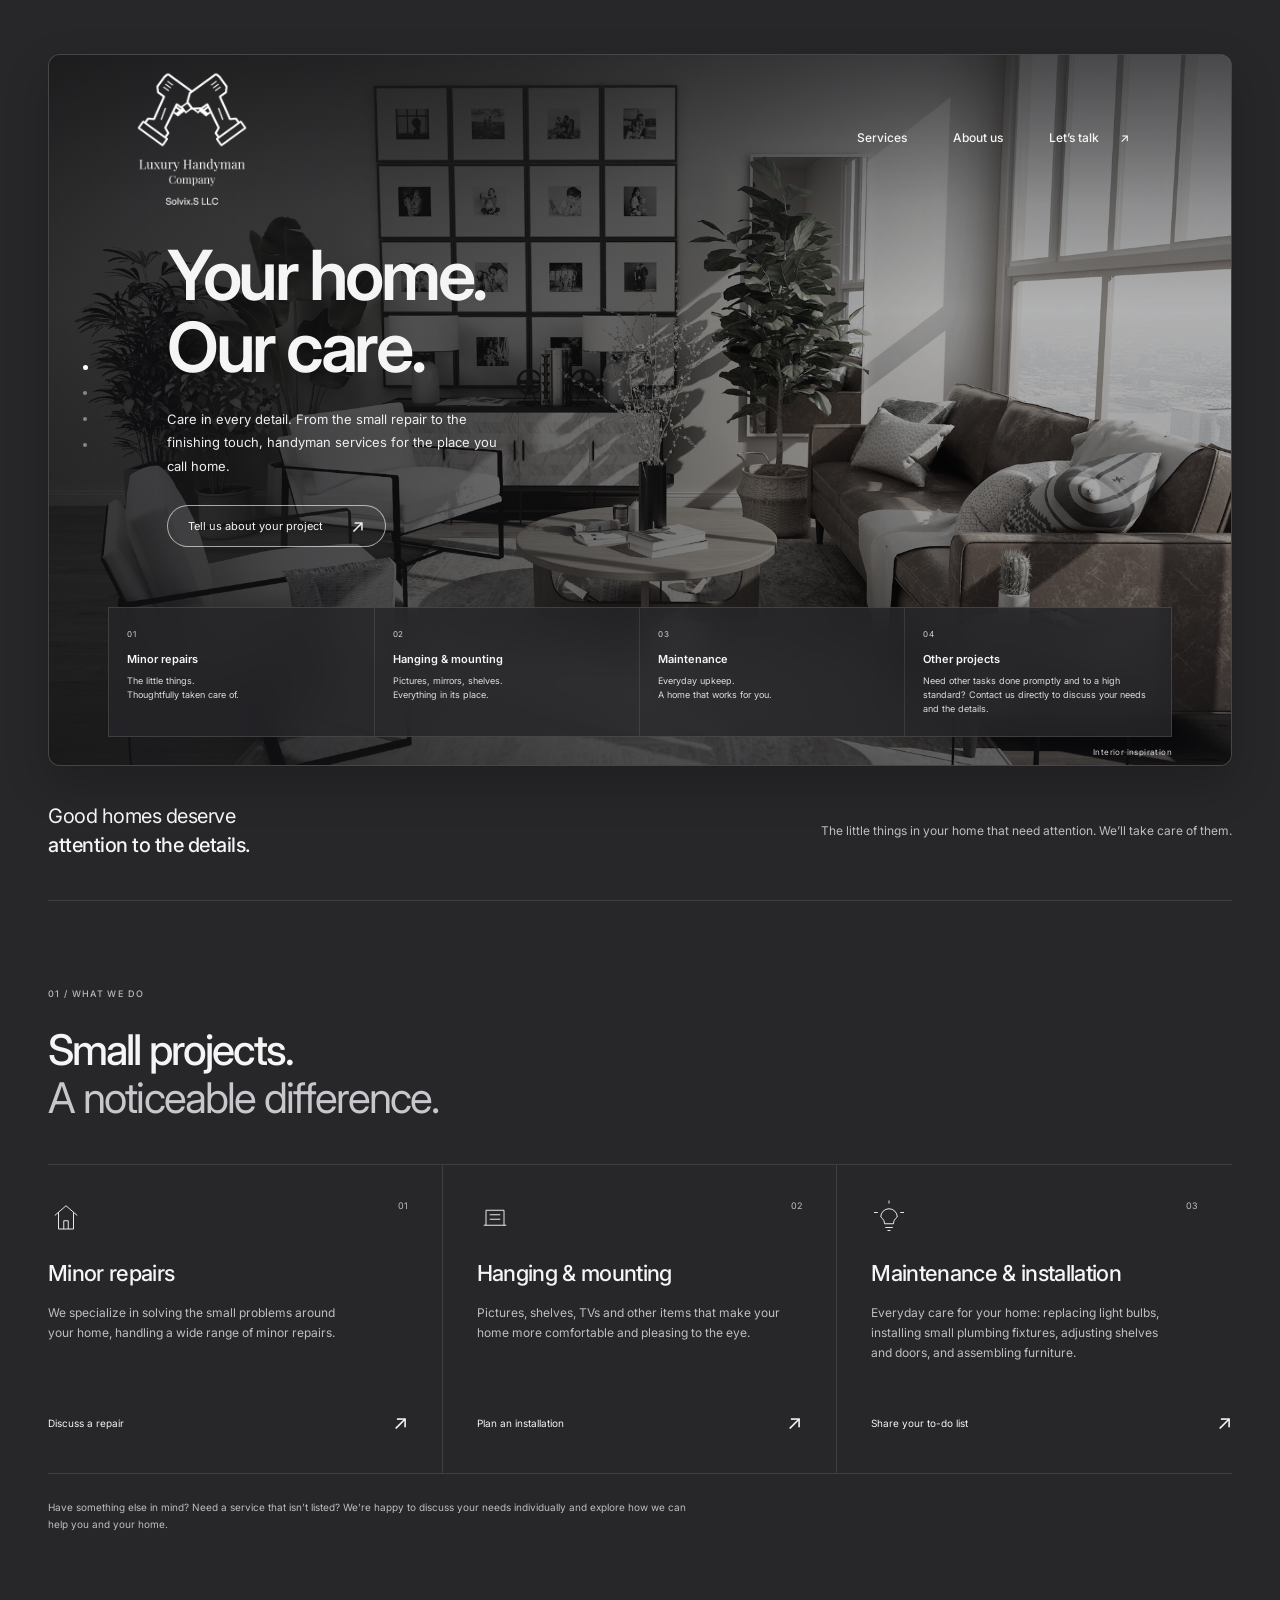
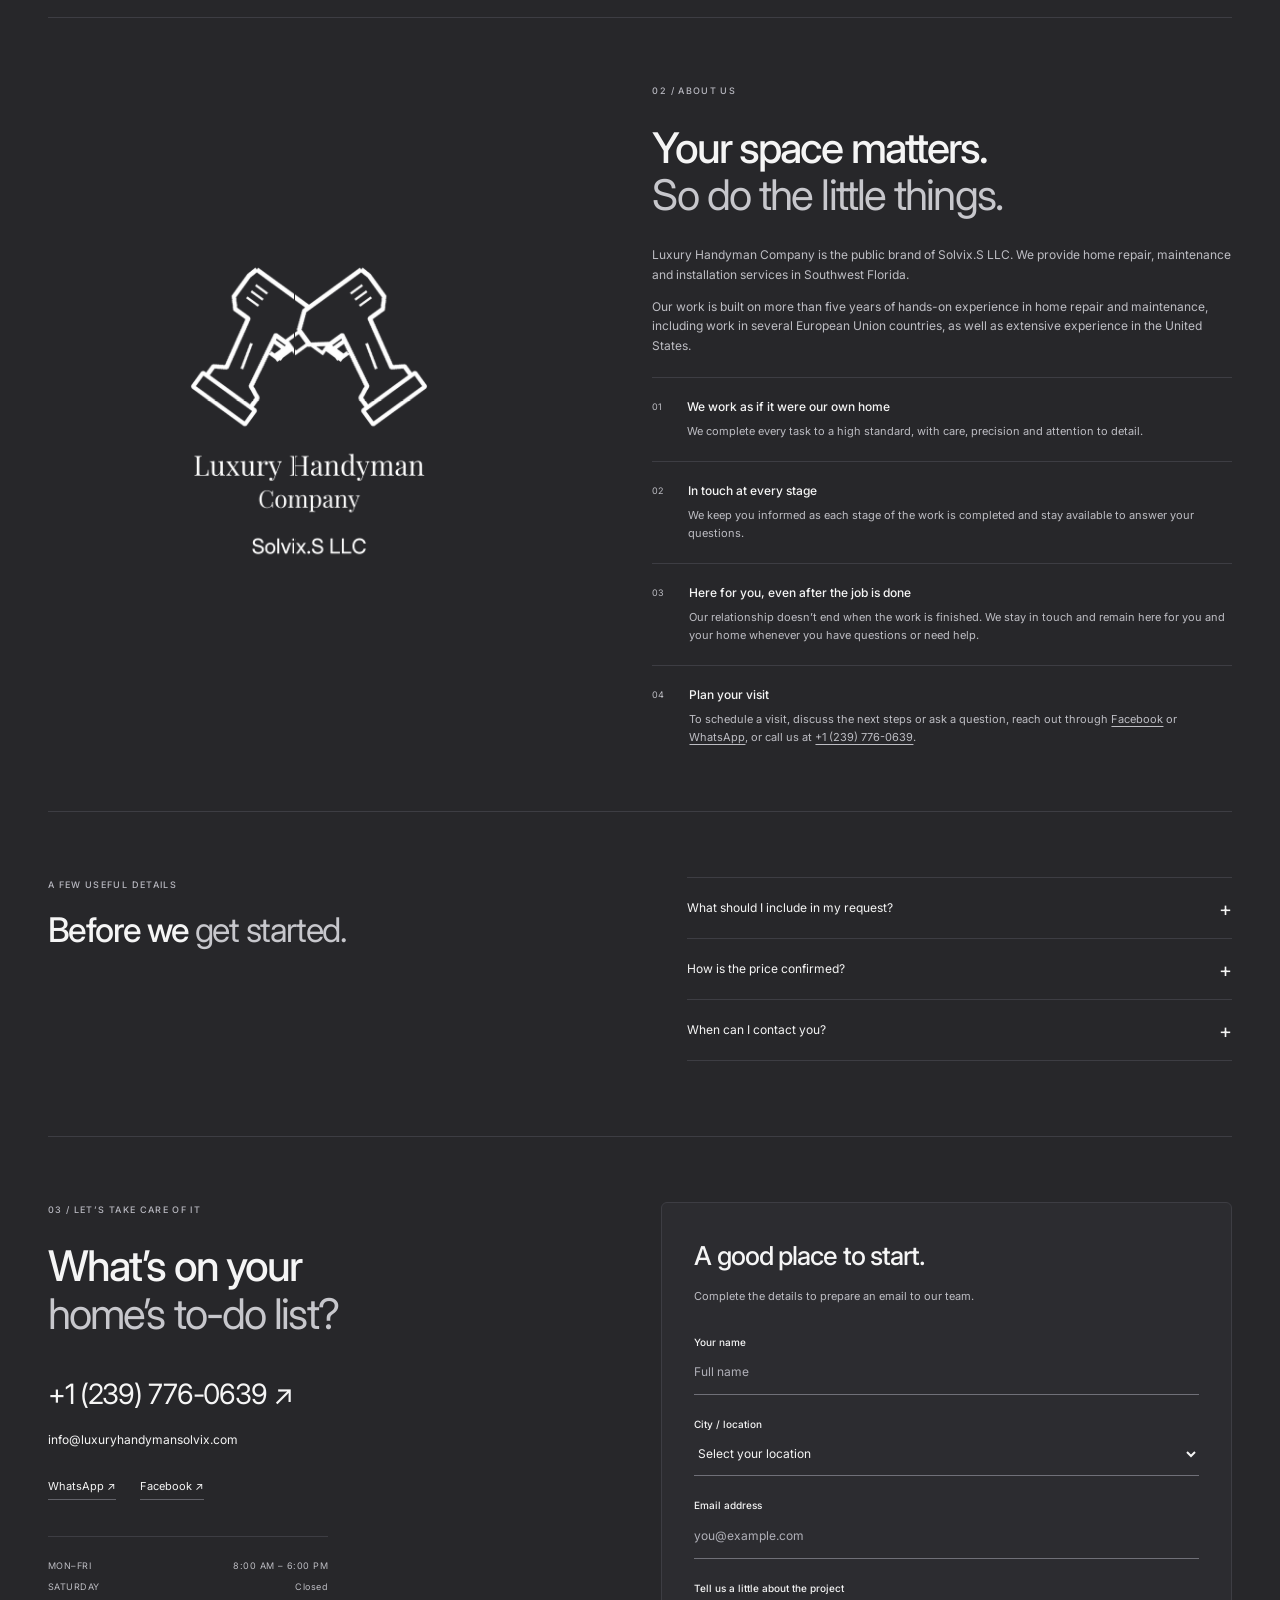
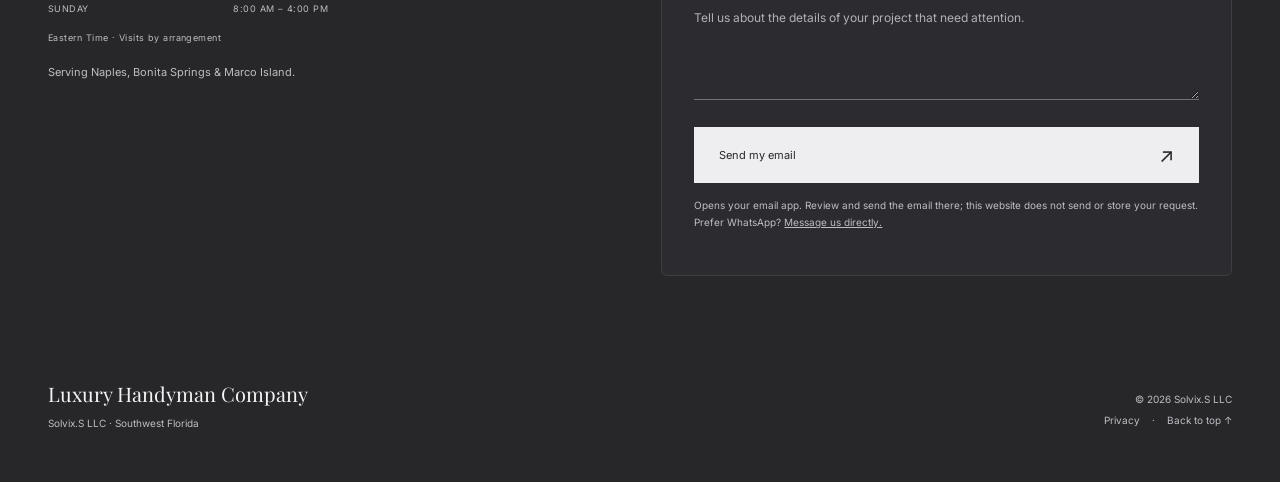
<file: index.html>
<!doctype html>
<html lang="en">
<head>
<meta charset="utf-8"><meta name="viewport" content="width=device-width,initial-scale=1">
<title>Luxury Handyman Company | Naples, Bonita Springs & Marco Island</title>
<meta name="description" content="Home repairs, maintenance, mounting and installation in Naples, Bonita Springs and Marco Island, Florida. Contact Luxury Handyman Company — Solvix.S LLC.">
<meta name="theme-color" content="#27272a"><link rel="icon" href="assets/logo-black.png">
<link rel="canonical" href="https://adshnii.github.io/Web-Luxury-Handyman-Company/">
<meta property="og:type" content="website"><meta property="og:title" content="Luxury Handyman Company — Care in every detail."><meta property="og:description" content="Home repairs, maintenance and installation in Naples, Bonita Springs and Marco Island, Florida."><meta property="og:url" content="https://adshnii.github.io/Web-Luxury-Handyman-Company/"><meta property="og:image" content="https://adshnii.github.io/Web-Luxury-Handyman-Company/assets/logo-black.png">
<link rel="preconnect" href="https://fonts.googleapis.com"><link rel="preconnect" href="https://fonts.gstatic.com" crossorigin>
<link href="https://fonts.googleapis.com/css2?family=Inter:wght@400;500;600;700&family=Playfair+Display:wght@400;500&display=swap" rel="stylesheet">
<link rel="stylesheet" href="styles.css?v=20261023-contact-areas"><script src="script.js?v=20261023-location-picker" defer></script>
<script type="application/ld+json">{"@context":"https://schema.org","@type":"HomeAndConstructionBusiness","name":"Luxury Handyman Company","legalName":"Solvix.S LLC","url":"https://adshnii.github.io/Web-Luxury-Handyman-Company/","image":"https://adshnii.github.io/Web-Luxury-Handyman-Company/assets/logo-black.png","telephone":"+12397760639","email":"info@luxuryhandymansolvix.com","areaServed":[{"@type":"City","name":"Naples, Florida"},{"@type":"City","name":"Bonita Springs, Florida"},{"@type":"City","name":"Marco Island, Florida"}],"sameAs":["https://www.facebook.com/profile.php?id=61591907013713"],"openingHoursSpecification":[{"@type":"OpeningHoursSpecification","dayOfWeek":["Monday","Tuesday","Wednesday","Thursday","Friday"],"opens":"08:00","closes":"18:00"},{"@type":"OpeningHoursSpecification","dayOfWeek":"Sunday","opens":"08:00","closes":"16:00"}]}</script>
</head>
<body class="site-home">
<a class="skip" href="#main">Skip to content</a>
<main id="main">
<section class="hero-stage" id="home" aria-labelledby="hero-title">
  <img class="stage-photo" src="assets/interior.jpg" alt="Sunlit contemporary living room with natural wood furniture — interior inspiration" fetchpriority="high">
  <div class="stage-shade" aria-hidden="true"></div>
  <header class="header hero-header">
    <a href="#home" class="brand" aria-label="Luxury Handyman Company home"><img class="header-logo" src="assets/logo-black.png" alt="Luxury Handyman Company — Solvix.S LLC" width="1080" height="1080"></a>
    <button class="menu-button" aria-expanded="false" aria-controls="navigation">Menu <span aria-hidden="true">☰</span></button>
    <nav id="navigation" aria-label="Main navigation"><a href="#services">Services</a><a href="#about">About us</a><a href="#contact">Let’s talk <span aria-hidden="true">↗</span></a></nav>
  </header>
  <div class="hero-body">
    <nav class="section-markers" aria-label="Explore the page"><a href="#home" aria-label="Home" title="Home"></a><a href="#services" aria-label="Services" title="Services"></a><a href="#about" aria-label="About us" title="About us"></a><a href="#contact" aria-label="Let’s talk" title="Let’s talk"></a></nav>
    <div class="hero-copy"><h1 id="hero-title">Your home.<br>Our care.</h1><p class="hero-description">Care in every detail. From the small repair to the finishing touch, handyman services for the place you call home.</p><a class="hero-outline" href="#contact">Tell us about your project <span aria-hidden="true">↗</span></a></div>
  </div>
  <div class="hero-bottom">
    <a class="hero-tile" href="#contact"><span class="tile-number">01</span><strong>Minor repairs</strong><span>The little things.<br>Thoughtfully taken care of.</span></a>
    <a class="hero-tile" href="#contact"><span class="tile-number">02</span><strong>Hanging & mounting</strong><span>Pictures, mirrors, shelves.<br>Everything in its place.</span></a>
    <a class="hero-tile" href="#contact"><span class="tile-number">03</span><strong>Maintenance</strong><span>Everyday upkeep.<br>A home that works for you.</span></a>
    <a class="hero-tile" href="#contact"><span class="tile-number">04</span><strong>Other projects</strong><span>Need other tasks done promptly and to a high standard? Contact us directly to discuss your needs and the details.</span></a>
  </div>
  <small class="photo-note">Interior inspiration</small>
</section>
<div class="intro-strip"><p>Good homes deserve<br><strong>attention to the details.</strong></p><p class="intro-message">The little things in your home that need attention. We’ll take care of them.</p></div>
<section class="section services" id="services"><div class="section-heading"><div><p class="eyebrow">01 / WHAT WE DO</p><h2>Small projects.<br><em>A noticeable difference.</em></h2></div></div><div class="service-grid">
<article><span class="service-number">01</span><svg viewBox="0 0 48 48" aria-hidden="true"><path d="m9 22 15-13 15 13M14 18v22h20V18M21 40V29h6v11"/></svg><h3>Minor repairs</h3><p>We specialize in solving the small problems around your home, handling a wide range of minor repairs.</p><a href="#contact">Discuss a repair <span aria-hidden="true">↗</span></a></article>
<article><span class="service-number">02</span><svg viewBox="0 0 48 48" aria-hidden="true"><path d="M9 35h30M12 35V15h24v20M17 21h14M17 27h14"/></svg><h3>Hanging & mounting</h3><p>Pictures, shelves, TVs and other items that make your home more comfortable and pleasing to the eye.</p><a href="#contact">Plan an installation <span aria-hidden="true">↗</span></a></article>
<article><span class="service-number">03</span><svg viewBox="0 0 48 48" aria-hidden="true"><path d="M13 24a11 11 0 1 1 22 0c-4 3-5 6-5 9H18c0-3-1-6-5-9ZM19 38h10M22 42h4M24 2v4M4 18h5M39 18h5"/></svg><h3>Maintenance & installation</h3><p>Everyday care for your home: replacing light bulbs, installing small plumbing fixtures, adjusting shelves and doors, and assembling furniture.</p><a href="#contact">Share your to-do list <span aria-hidden="true">↗</span></a></article>
</div><div class="service-note"><p>Have something else in mind? Need a service that isn’t listed? We’re happy to discuss your needs individually and explore how we can help you and your home.</p></div></section>
<section class="about section" id="about"><div class="brand-panel"><img src="assets/logo-black.png" alt="Luxury Handyman Company — Solvix.S LLC, crossed impact drivers logo" width="1080" height="1080" loading="lazy"></div><div class="about-copy"><p class="eyebrow">02 / ABOUT US</p><h2>Your space matters.<br><em>So do the little things.</em></h2><p>Luxury Handyman Company is the public brand of Solvix.S LLC. We provide home repair, maintenance and installation services in Southwest Florida.</p><p>Our work is built on more than five years of hands-on experience in home repair and maintenance, including work in several European Union countries, as well as extensive experience in the United States.</p><div class="approach-row"><span>01</span><div><h3>We work as if it were our own home</h3><p>We complete every task to a high standard, with care, precision and attention to detail.</p></div></div><div class="approach-row"><span>02</span><div><h3>In touch at every stage</h3><p>We keep you informed as each stage of the work is completed and stay available to answer your questions.</p></div></div><div class="approach-row"><span>03</span><div><h3>Here for you, even after the job is done</h3><p>Our relationship doesn’t end when the work is finished. We stay in touch and remain here for you and your home whenever you have questions or need help.</p></div></div><div class="approach-row"><span>04</span><div><h3>Plan your visit</h3><p>To schedule a visit, discuss the next steps or ask a question, reach out through <a href="https://www.facebook.com/profile.php?id=61591907013713">Facebook</a> or <a href="https://wa.me/12397760639">WhatsApp</a>, or call us at <a href="tel:+12397760639">+1 (239) 776-0639</a>.</p></div></div></div></section>
<section class="faq section"><div><p class="eyebrow">A FEW USEFUL DETAILS</p><h2>Before we <em>get started.</em></h2></div><div><details><summary>What should I include in my request?</summary><p>Please include your location, the type and scope of work you need, and your preferred start date and time. Let us know the address where the work will take place.</p></details><details><summary>How is the price confirmed?</summary><p>The price depends on the scope of work and the estimated time needed to complete it. Our prices are fair and affordable. The client covers the cost of all materials used for the job. You don’t need to buy them yourself—we take care of purchasing them. When the work is complete, you receive an invoice showing the charges for labor and materials.</p></details><details><summary>When can I contact you?</summary><p>Contact us whenever it’s convenient for you—we’re available to our clients 24/7. Our working hours are Monday–Friday, 8:00 AM–6:00 PM, and Sunday, 8:00 AM–4:00 PM, Eastern Time. Saturday is our day off. Visits are arranged individually.</p></details></div></section>
<section class="contact section" id="contact"><div class="contact-copy"><p class="eyebrow">03 / LET’S TAKE CARE OF IT</p><h2>What’s on your<br><em>home’s to-do list?</em></h2><a class="contact-phone" href="tel:+12397760639">+1 (239) 776-0639 ↗</a><a class="contact-email" href="mailto:info@luxuryhandymansolvix.com">info@luxuryhandymansolvix.com</a><div class="contact-links"><a href="https://wa.me/12397760639">WhatsApp ↗</a><a href="https://www.facebook.com/profile.php?id=61591907013713">Facebook ↗</a></div><div class="hours"><p>MON–FRI <span>8:00 AM – 6:00 PM</span></p><p>SATURDAY <span>Closed</span></p><p>SUNDAY <span>8:00 AM – 4:00 PM</span></p><small>Eastern Time · Visits by arrangement</small></div><p class="contact-areas">Serving Naples, Bonita Springs &amp; Marco Island.</p></div><form id="project-form"><h3>A good place to start.</h3><p class="form-intro">Complete the details to prepare an email to our team.</p><label>Your name<input name="name" autocomplete="name" maxlength="100" placeholder="Full name" required></label><label>City / location<select name="location" id="location" required><option value="" disabled selected>Select your location</option><option value="Naples">Naples</option><option value="Bonita Springs">Bonita Springs</option><option value="Marco Island">Marco Island</option><option value="other">Other location</option></select></label><div id="other-location-field" hidden><label>Your location<input name="other_location" id="other-location" autocomplete="address-level2" maxlength="150" placeholder="Enter your city, area or ZIP code" pattern=".*\S.*" disabled></label></div><label>Email address<input name="email" type="email" autocomplete="email" maxlength="150" placeholder="you@example.com" required></label><label>Tell us a little about the project<textarea name="message" rows="4" maxlength="1500" placeholder="Tell us about the details of your project that need attention." required></textarea></label><button class="button" type="submit">Send my email <span aria-hidden="true">↗</span></button><p class="form-note">Opens your email app. Review and send the email there; this website does not send or store your request. Prefer WhatsApp? <a href="https://wa.me/12397760639">Message us directly.</a></p><p id="form-status" role="status" aria-live="polite"></p><div id="email-fallback" hidden><label>Your prepared request<textarea id="prepared-request" rows="6" readonly></textarea></label><button class="copy-button" type="button" id="copy-request">Copy request</button><p class="form-note">If your email app did not open, copy this request and email it to info@luxuryhandymansolvix.com.</p></div></form></section>
</main><footer><div><a class="footer-brand" href="#">Luxury Handyman Company</a><p>Solvix.S LLC · Southwest Florida</p></div><div><p>© <span id="year">2026</span> Solvix.S LLC</p><a href="privacy.html">Privacy</a><span class="footer-dot">·</span><a href="#main">Back to top ↑</a></div></footer>
</body></html>
</file>
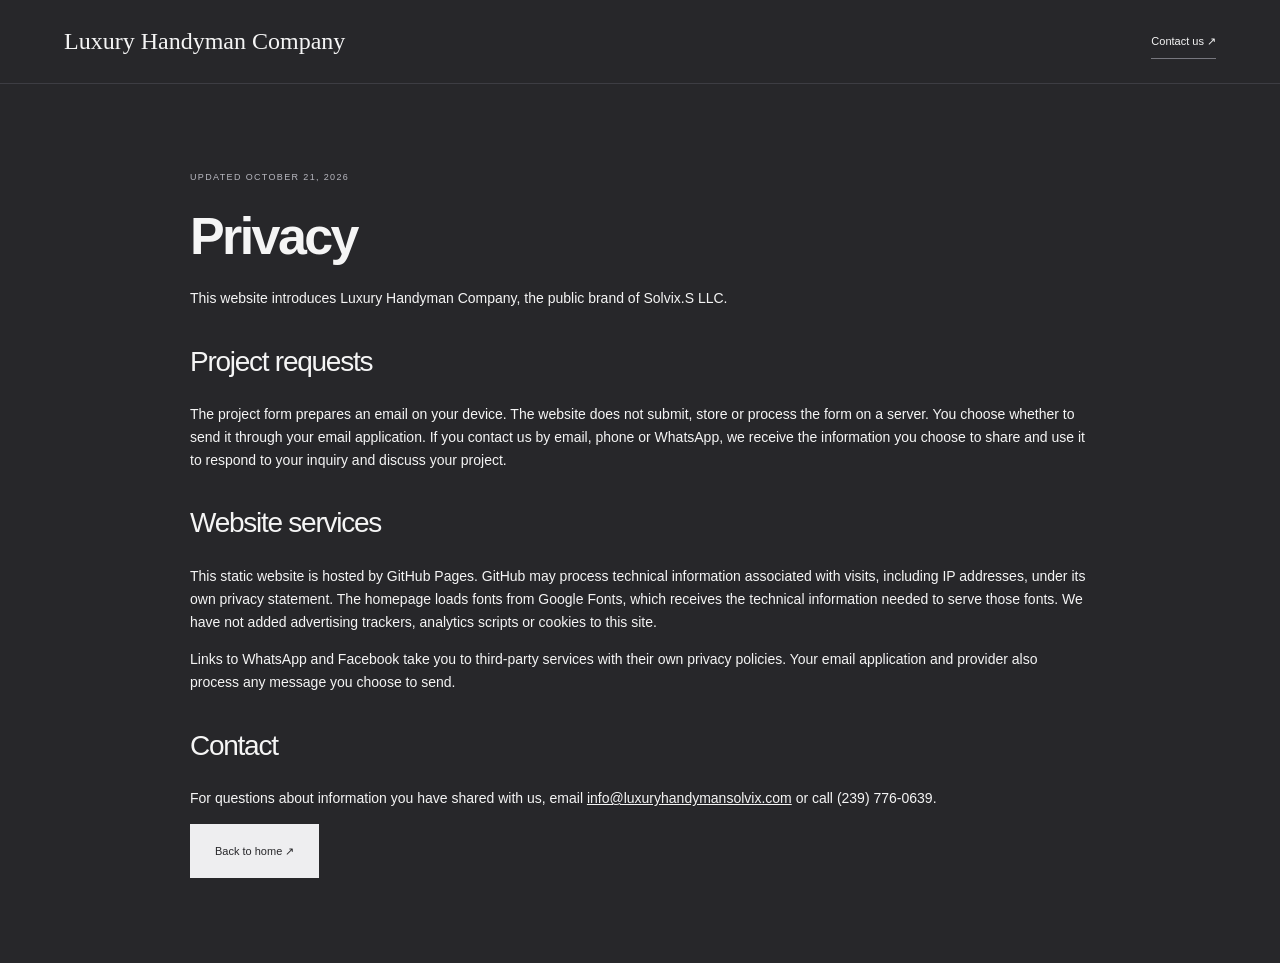
<file: privacy.html>
<!doctype html><html lang="en"><head><meta charset="utf-8"><meta name="viewport" content="width=device-width,initial-scale=1"><title>Privacy | Luxury Handyman Company</title><link rel="stylesheet" href="styles.css?v=20261023-contact-areas"><link rel="icon" href="assets/logo-black.png"><meta name="robots" content="noindex"></head><body><header class="header"><a class="brand-name" href="./">Luxury Handyman Company</a><a class="text-link" href="./#contact">Contact us ↗</a></header><main class="section" style="max-width:900px;margin:auto"><p class="eyebrow">UPDATED OCTOBER 21, 2026</p><h1 style="font-size:52px">Privacy</h1><p>This website introduces Luxury Handyman Company, the public brand of Solvix.S LLC.</p><h2 style="font-size:28px;margin-top:35px">Project requests</h2><p>The project form prepares an email on your device. The website does not submit, store or process the form on a server. You choose whether to send it through your email application. If you contact us by email, phone or WhatsApp, we receive the information you choose to share and use it to respond to your inquiry and discuss your project.</p><h2 style="font-size:28px;margin-top:35px">Website services</h2><p>This static website is hosted by GitHub Pages. GitHub may process technical information associated with visits, including IP addresses, under its own privacy statement. The homepage loads fonts from Google Fonts, which receives the technical information needed to serve those fonts. We have not added advertising trackers, analytics scripts or cookies to this site.</p><p>Links to WhatsApp and Facebook take you to third-party services with their own privacy policies. Your email application and provider also process any message you choose to send.</p><h2 style="font-size:28px;margin-top:35px">Contact</h2><p>For questions about information you have shared with us, email <a style="text-decoration:underline;overflow-wrap:anywhere" href="mailto:info@luxuryhandymansolvix.com">info@luxuryhandymansolvix.com</a> or call <a href="tel:+12397760639">(239) 776-0639</a>.</p><a class="button" href="./">Back to home ↗</a></main></body></html>
</file>
<file: styles.css>
:root{--ink:#f5f5f5;--paper:#27272a;--soft:#303034;--muted:#bdbdc3;--line:#3d3d43;--accent:#fff;--serif:'Playfair Display',Georgia,serif;--sans:'Inter',Arial,sans-serif;color-scheme:dark}
*{box-sizing:border-box}html{scroll-behavior:smooth;scroll-padding-top:32px}body{margin:0;background:var(--paper);color:var(--ink);font:14px/1.65 var(--sans)}.site-home{background:var(--paper)}a{color:inherit;text-decoration:none}button,input,select,textarea{font:inherit}button,a,input,select,textarea,summary{-webkit-tap-highlight-color:transparent}a:focus-visible,button:focus-visible,summary:focus-visible{outline:2px solid white;outline-offset:6px}input:focus,select:focus,textarea:focus{outline:2px solid #ddd;outline-offset:3px}img{max-width:100%;display:block}h1,h2,h3,p{margin-top:0}h1,h2,h3{font-weight:500}h1,h2{line-height:1.13;letter-spacing:-.045em}h2{font-size:clamp(32px,3.3vw,48px);margin-bottom:26px}h2 em{font-style:normal;font-weight:400;color:#c7c7cc}.skip{position:absolute;left:16px;top:-100px;z-index:20;padding:15px;background:#fff;color:#27272a}.skip:focus{top:16px}
/* Framed photo hero on the same continuous graphite canvas as every section. */
.hero-stage{width:calc(100% - 96px);max-width:1320px;min-height:690px;margin:54px auto 0;position:relative;display:flex;flex-direction:column;border:1px solid #ffffff24;border-radius:12px;isolation:isolate;box-shadow:0 18px 45px #0003;background:#28282b;overflow:hidden}.stage-photo,.stage-shade{position:absolute;inset:0;width:100%;height:100%;z-index:-2}.stage-photo{object-fit:cover;object-position:center 57%;filter:saturate(.22) brightness(.8)}.stage-shade{z-index:-1;background:linear-gradient(90deg,rgba(18,18,20,.78) 0%,rgba(22,22,24,.52) 38%,rgba(20,20,22,.12) 75%),linear-gradient(180deg,rgba(17,17,19,.55),transparent 36%,rgba(15,15,18,.12) 72%,rgba(15,15,18,.5))}.header{padding:24px 5%;display:flex;align-items:center;justify-content:space-between;gap:30px;border-bottom:1px solid var(--line)}.hero-header{border:0;min-height:150px;padding:16px 5% 0;background:linear-gradient(180deg,#1b1b1d44,transparent)}.brand{display:block;position:relative;width:168px;height:133px;flex-shrink:0;overflow:hidden}.header-logo{position:absolute;width:240px;height:240px;max-width:none;left:-36px;top:-51px;mix-blend-mode:screen}.brand-name{font:24px var(--serif)}.header nav{display:flex;align-items:center;gap:46px;font-size:12px;font-weight:500;margin-right:4%}.header nav>a{padding:12px 0;border-bottom:1px solid transparent;transition:border-color .2s}.header nav>a:hover{border-color:white}.header nav span{margin-left:18px}.menu-button{display:none}.hero-body{display:flex;align-items:center;flex:1;position:relative;padding:35px 10% 60px;min-height:375px}.hero-copy{max-width:450px}h1{font-size:clamp(48px,5.4vw,76px);font-weight:600;line-height:1.04;letter-spacing:-.05em;margin:0 0 24px}.hero-description{font-size:13px;color:#eeeef0;max-width:335px;line-height:1.8;margin-bottom:27px}.hero-outline{display:inline-flex;align-items:center;gap:28px;padding:11px 20px;border:1px solid #fff9;border-radius:24px;font-size:11px;background:#ffffff08;transition:background .2s}.hero-outline:hover{background:#ffffff20}.hero-outline span{font-size:18px;line-height:1}.section-markers{position:absolute;left:24px;top:50%;transform:translateY(-50%);display:flex;flex-direction:column;gap:0}.section-markers a{width:24px;height:26px;display:grid;place-items:center}.section-markers a:before{content:'';width:4px;height:4px;border-radius:50%;background:#ffffff70}.section-markers a:first-child:before,.section-markers a:hover:before{background:#fff;width:5px;height:5px}.hero-bottom{display:grid;grid-template-columns:repeat(4,minmax(0,1fr));margin:0 5% 28px;border:1px solid #ffffff20;background:rgba(39,39,42,.82);backdrop-filter:blur(18px);-webkit-backdrop-filter:blur(18px)}.hero-tile{padding:20px 18px;border-right:1px solid #ffffff18;position:relative;transition:background .2s}.hero-tile:last-child{border-right:0}.hero-tile:hover{background:#ffffff12}.tile-number{display:block;font-size:8px;letter-spacing:.1em;color:#d2d2d6;margin-bottom:9px}.hero-tile strong{display:block;font-size:11px;font-weight:600;margin-bottom:6px}.hero-tile>span:last-child{font-size:9px;color:#dedee1;line-height:1.55;display:block}.photo-note{position:absolute;right:5%;bottom:6px;font-size:8px;letter-spacing:.05em;color:#d2d2d6}
/* Supporting sections share the graphite palette and precise, quiet spacing. */
.intro-strip,.section,footer{width:calc(100% - 96px);max-width:1320px;margin-left:auto;margin-right:auto}.intro-strip{padding:36px 0 40px;border-bottom:1px solid var(--line);display:grid;grid-template-columns:minmax(230px,1fr) auto;gap:32px;align-items:center}.intro-message{white-space:nowrap}.intro-strip p{margin:0;color:var(--muted);font-size:12px}.intro-strip p:first-child{font-size:20px;font-weight:400;line-height:1.45;color:var(--ink);letter-spacing:-.025em}.intro-strip strong{font-weight:500}.text-link{font-size:11px;border-bottom:1px solid #77777e;padding:8px 0;white-space:nowrap}.text-link:hover{border-color:white}.eyebrow{font-size:9px;letter-spacing:.15em;font-weight:500;line-height:1.8;margin-bottom:24px;color:#b8b8c0}.section{padding:85px 0}.section-heading{display:flex;align-items:flex-end;justify-content:space-between;gap:50px;margin-bottom:42px}.section-heading h2{margin-bottom:0}.section-heading>p{max-width:350px;color:var(--muted);margin-bottom:5px;font-size:12px}.service-grid{display:grid;grid-template-columns:repeat(3,1fr);border-top:1px solid var(--line);border-bottom:1px solid var(--line)}.service-grid article{padding:34px;position:relative;display:flex;flex-direction:column;border-right:1px solid var(--line)}.service-grid article:first-child{padding-left:0}.service-grid article:last-child{border-right:0;padding-right:0}.service-number{position:absolute;right:34px;top:34px;font-size:9px;color:var(--muted)}.service-grid svg{width:36px;height:36px;fill:none;stroke:var(--ink);stroke-width:1.25;margin-bottom:24px}.service-grid h3{font-size:22px;line-height:1.3;margin-bottom:16px;letter-spacing:-.03em}.service-grid p{flex:1;font-size:12px;color:var(--muted);max-width:310px;min-height:65px}.service-grid a{display:flex;justify-content:space-between;margin-top:26px;font-size:10px;align-items:center}.service-grid a span{font-size:20px}.service-grid a:hover{text-decoration:underline}.service-note{display:flex;justify-content:space-between;gap:40px;align-items:center;margin-top:25px}.service-note p{max-width:650px;color:var(--muted);font-size:10px;margin:0}.about{background:transparent;border-top:1px solid var(--line);display:grid;grid-template-columns:.9fr 1fr;gap:7%;align-items:center;padding:65px 0}.brand-panel{background:transparent}.brand-panel img{width:100%;height:auto;mix-blend-mode:screen}.about-copy>p:not(.eyebrow){color:var(--muted);font-size:12px}.approach-row{display:flex;gap:25px;border-top:1px solid var(--line);padding-top:19px;margin-top:21px}.approach-row>span{font-size:9px;color:#bdbdc3;padding-top:3px}.approach-row h3{font-size:12px;font-weight:500;margin-bottom:5px}.approach-row p{font-size:11px;color:var(--muted);margin:0}.faq{border-top:1px solid var(--line);display:grid;grid-template-columns:1fr 1fr;gap:8%;padding-top:65px;padding-bottom:75px}.faq h2{font-size:34px}.faq .eyebrow{margin-bottom:18px}details{padding:20px 0;border-bottom:1px solid var(--line)}details:first-child{border-top:1px solid var(--line)}summary{font-size:12px;cursor:pointer;list-style:none;position:relative;padding-right:30px}summary::-webkit-details-marker{display:none}summary:after{content:'+';position:absolute;right:0;font-size:20px;top:-5px}details[open] summary:after{content:'−'}details p{font-size:12px;color:var(--muted);margin:16px 25px 0 0}.contact{background:transparent;border-top:1px solid var(--line);display:grid;grid-template-columns:1fr 1.1fr;gap:8%;padding:65px 0}.contact-copy>p:not(.eyebrow){color:var(--muted);font-size:13px}.contact-phone{font-size:28px;font-weight:400;letter-spacing:-.04em;display:block;margin:34px 0 10px}.contact-email{font-size:12px;overflow-wrap:anywhere}.contact-links{display:flex;gap:24px;margin:26px 0;font-size:11px}.contact-links a{border-bottom:1px solid #626269;padding-bottom:4px}.hours{max-width:280px;border-top:1px solid var(--line);padding-top:22px;margin-top:36px;font-size:9px;letter-spacing:.05em;color:var(--muted)}.hours p{display:flex;justify-content:space-between;margin-bottom:7px}.hours small{display:block;margin-top:14px;font-size:9px}form{background:#2c2c30;color:var(--ink);padding:32px;border-radius:6px;border:1px solid var(--line)}form h3{font-size:26px;letter-spacing:-.035em;margin-bottom:10px}.form-intro{font-size:11px;color:var(--muted);margin-bottom:28px}.form-row{display:grid;grid-template-columns:1fr 1fr;gap:20px}label{display:block;font-size:10px;font-weight:500;margin-bottom:21px}input,select,textarea{border:0;border-bottom:1px solid #707078;background:transparent;color:var(--ink);display:block;border-radius:0;padding:12px 0;width:100%;font-size:12px;font-weight:400;min-height:44px}select option{background:#303034;color:#f5f5f5}textarea{resize:vertical}input::placeholder,textarea::placeholder{color:#b0b0b8;opacity:1}.button{display:inline-flex;align-items:center;justify-content:space-between;gap:28px;padding:17px 24px;background:#eeeef0;border:1px solid #eeeef0;color:#27272a;font-size:11px;cursor:pointer;transition:background .2s}.button:hover{background:#fff}.button span{font-size:20px;line-height:1}form>.button{width:100%;margin:6px 0 14px}.form-note{font-size:10px;color:var(--muted);line-height:1.7;margin:0}.form-note a{text-decoration:underline}#form-status{font-size:12px;margin:12px 0 0}#email-fallback{margin-top:22px}.copy-button{color:var(--ink);background:transparent;border:1px solid var(--line);padding:8px 15px;margin-bottom:10px;cursor:pointer}footer{display:flex;justify-content:space-between;gap:30px;padding:36px 0 45px;align-items:center;font-size:10px;color:var(--muted)}.footer-brand{font-family:var(--serif);font-size:20px;color:var(--ink)}footer p{margin:5px 0}footer>div:last-child{text-align:right}.footer-dot{padding:0 12px}
@media(min-width:1600px){.hero-stage{min-height:740px;margin-top:75px}}
@media(max-width:1100px){.hero-stage,.intro-strip,.section,footer{width:calc(100% - 64px)}.hero-stage{min-height:650px;margin-top:32px}.hero-header{padding-left:4%;padding-right:4%}.hero-bottom{margin-left:4%;margin-right:4%;grid-template-columns:repeat(4,minmax(0,1fr))}.hero-tile{padding:18px 12px}.hero-tile strong{font-size:10px}.hero-tile>span:last-child{font-size:8px}.hero-body{padding-left:10%;padding-right:8%}.section{padding-top:65px;padding-bottom:65px}.about,.contact{padding-left:0;padding-right:0;gap:5%}.service-grid article{padding:25px}.service-grid h3{font-size:20px}.contact-phone{font-size:25px}form{padding:24px}}
@media(max-width:760px){.hero-stage,.intro-strip,.section,footer{width:calc(100% - 32px)}.hero-stage{min-height:0;margin-top:16px;border-radius:10px}.stage-photo{object-position:66% center}.stage-shade{background:linear-gradient(90deg,#18181bdd,#1b1b1e8f),linear-gradient(180deg,#14141770,transparent 40%,#14141790)}.hero-header{padding:6px 18px 0;min-height:137px}.brand{width:145px;height:132px}.header-logo{width:230px;height:230px;left:-42px;top:-45px}.menu-button{display:block;color:#fff;background:#26262980;border:1px solid #ffffff60;padding:10px 13px;font-size:11px;cursor:pointer}.menu-button span{margin-left:14px}.header nav{display:none;position:absolute;top:140px;left:18px;right:18px;z-index:5;margin:0;background:#27272af5;backdrop-filter:blur(14px);border:1px solid #ffffff24;border-radius:4px;padding:14px 20px;flex-direction:column;align-items:stretch;gap:0}.header nav.open{display:flex}.header nav>a{padding:14px 2px;min-height:44px}.hero-body{min-height:345px;padding:35px 27px 47px}.hero-copy{max-width:400px}h1{font-size:clamp(42px,10.8vw,66px);margin-bottom:20px}.hero-description{font-size:12px;max-width:285px}.hero-outline{font-size:10px;padding:10px 16px;gap:20px}.section-markers{display:none}.hero-bottom{margin:0 18px 28px;grid-template-columns:1fr 1fr}.hero-tile{padding:17px 14px;min-height:108px;border-bottom:1px solid #ffffff20}.hero-tile:nth-child(2n){border-right:0}.hero-tile:nth-last-child(-n+2){border-bottom:0}.hero-tile strong{font-size:10px}.hero-tile>span:last-child{font-size:9px}.tile-number{font-size:8px;margin-bottom:6px}.photo-note{right:18px;bottom:7px}.intro-strip{padding:28px 10px;grid-template-columns:1fr;gap:18px}.intro-message{white-space:normal}.intro-strip p{max-width:440px}.section{padding:55px 10px}.section-heading{display:block;margin-bottom:30px}.section-heading>p{margin-top:22px;max-width:450px}h2{font-size:33px}.eyebrow{margin-bottom:20px}.service-grid{grid-template-columns:1fr}.service-grid article,.service-grid article:first-child,.service-grid article:last-child{border-right:0;border-bottom:1px solid var(--line);padding:26px 0}.service-grid article:last-child{border-bottom:0}.service-grid svg{width:32px;height:32px;margin-bottom:15px}.service-number{right:0;top:30px}.service-grid h3{font-size:24px}.service-grid p{min-height:0;max-width:100%;margin-bottom:15px}.service-grid a{margin-top:15px;max-width:270px;font-size:11px}.service-note{display:block}.service-note .text-link{display:inline-block;margin-top:12px}.about,.faq,.contact{grid-template-columns:1fr;gap:34px}.about,.contact{padding:45px 10px}.brand-panel{max-width:360px;width:100%;justify-self:center}.faq{gap:15px}.faq h2{font-size:31px}.contact-phone{margin-top:25px}.hours{margin-top:25px}.contact form{padding:22px 18px}.form-row{grid-template-columns:1fr;gap:0}form h3{font-size:24px}footer{padding:28px 10px;display:block}footer>div:last-child{text-align:left;margin-top:22px}}
@media(prefers-reduced-motion:reduce){html{scroll-behavior:auto}*{transition:none!important}}

.approach-row p a{text-decoration:underline;text-underline-offset:3px}.approach-row p a:hover{color:var(--ink)}

.contact-copy>p.contact-areas{font-size:11px;margin:18px 0 0;line-height:1.6}
</file>
